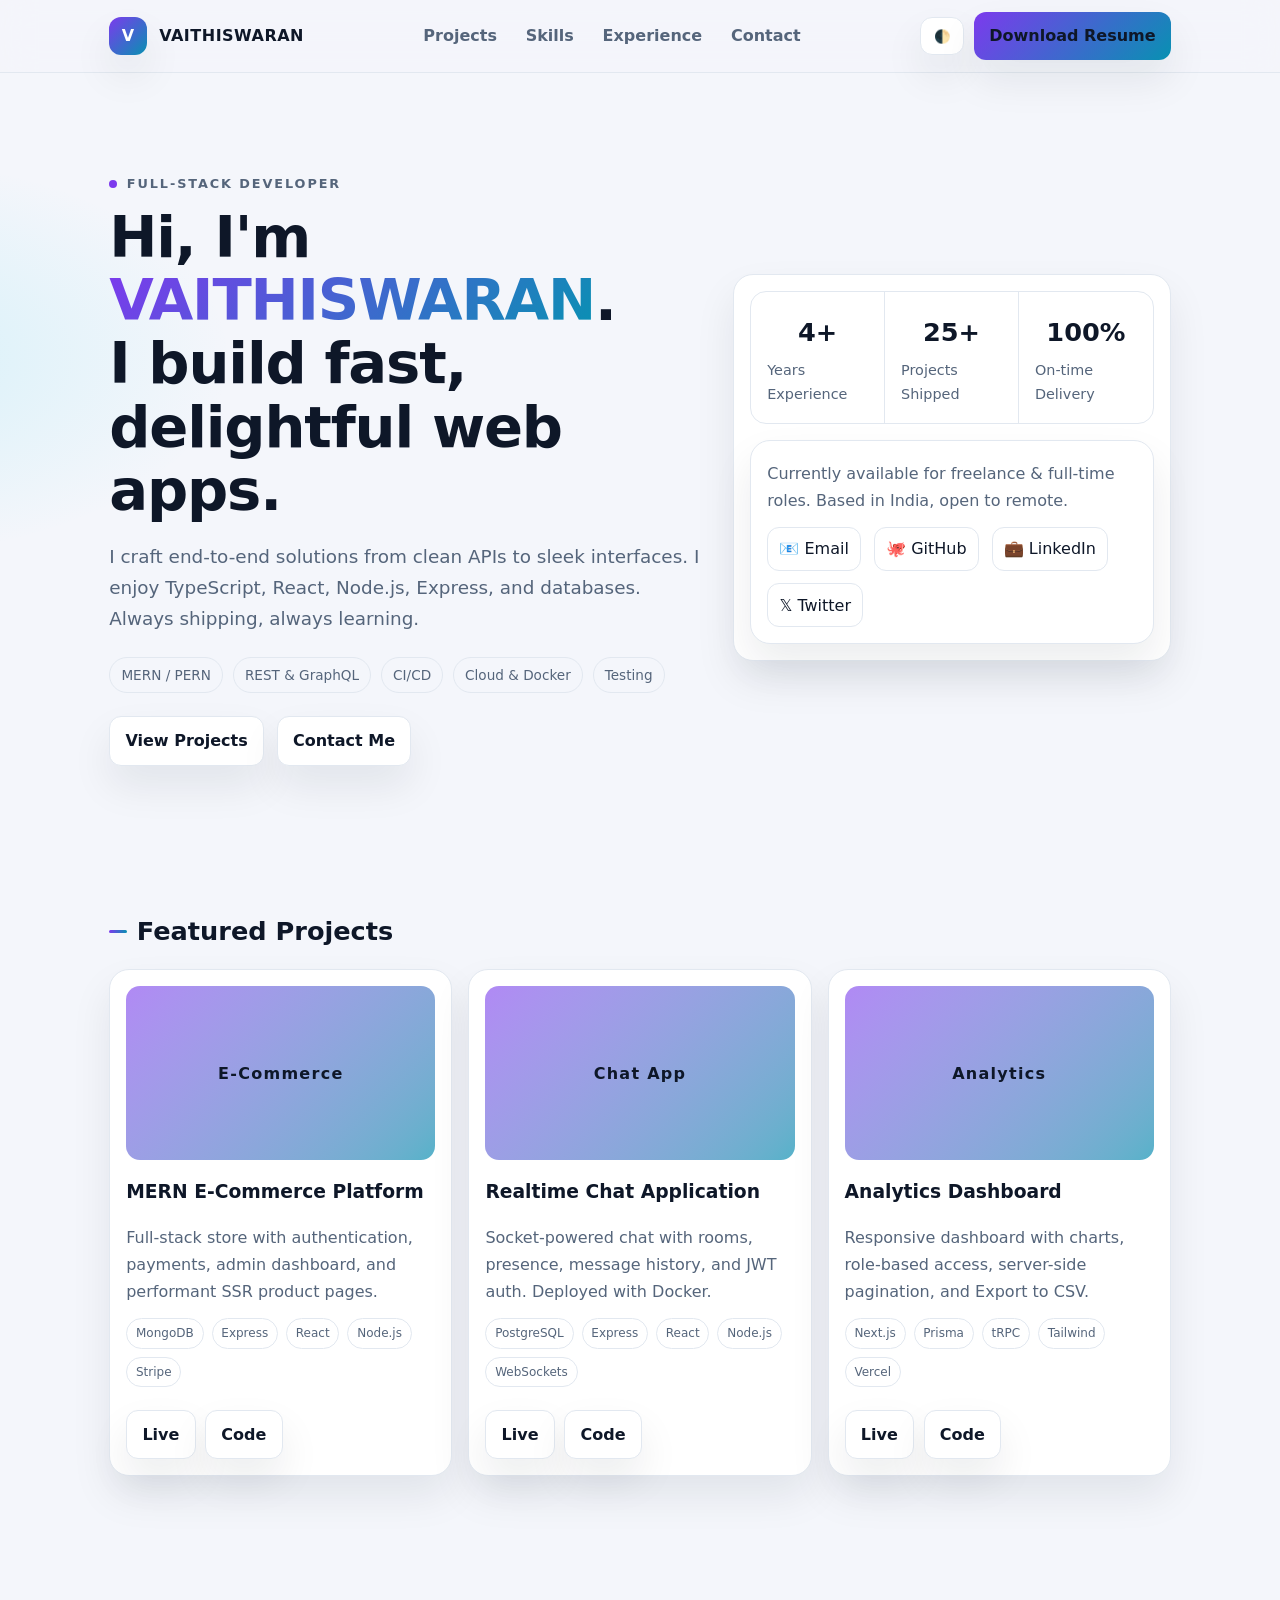
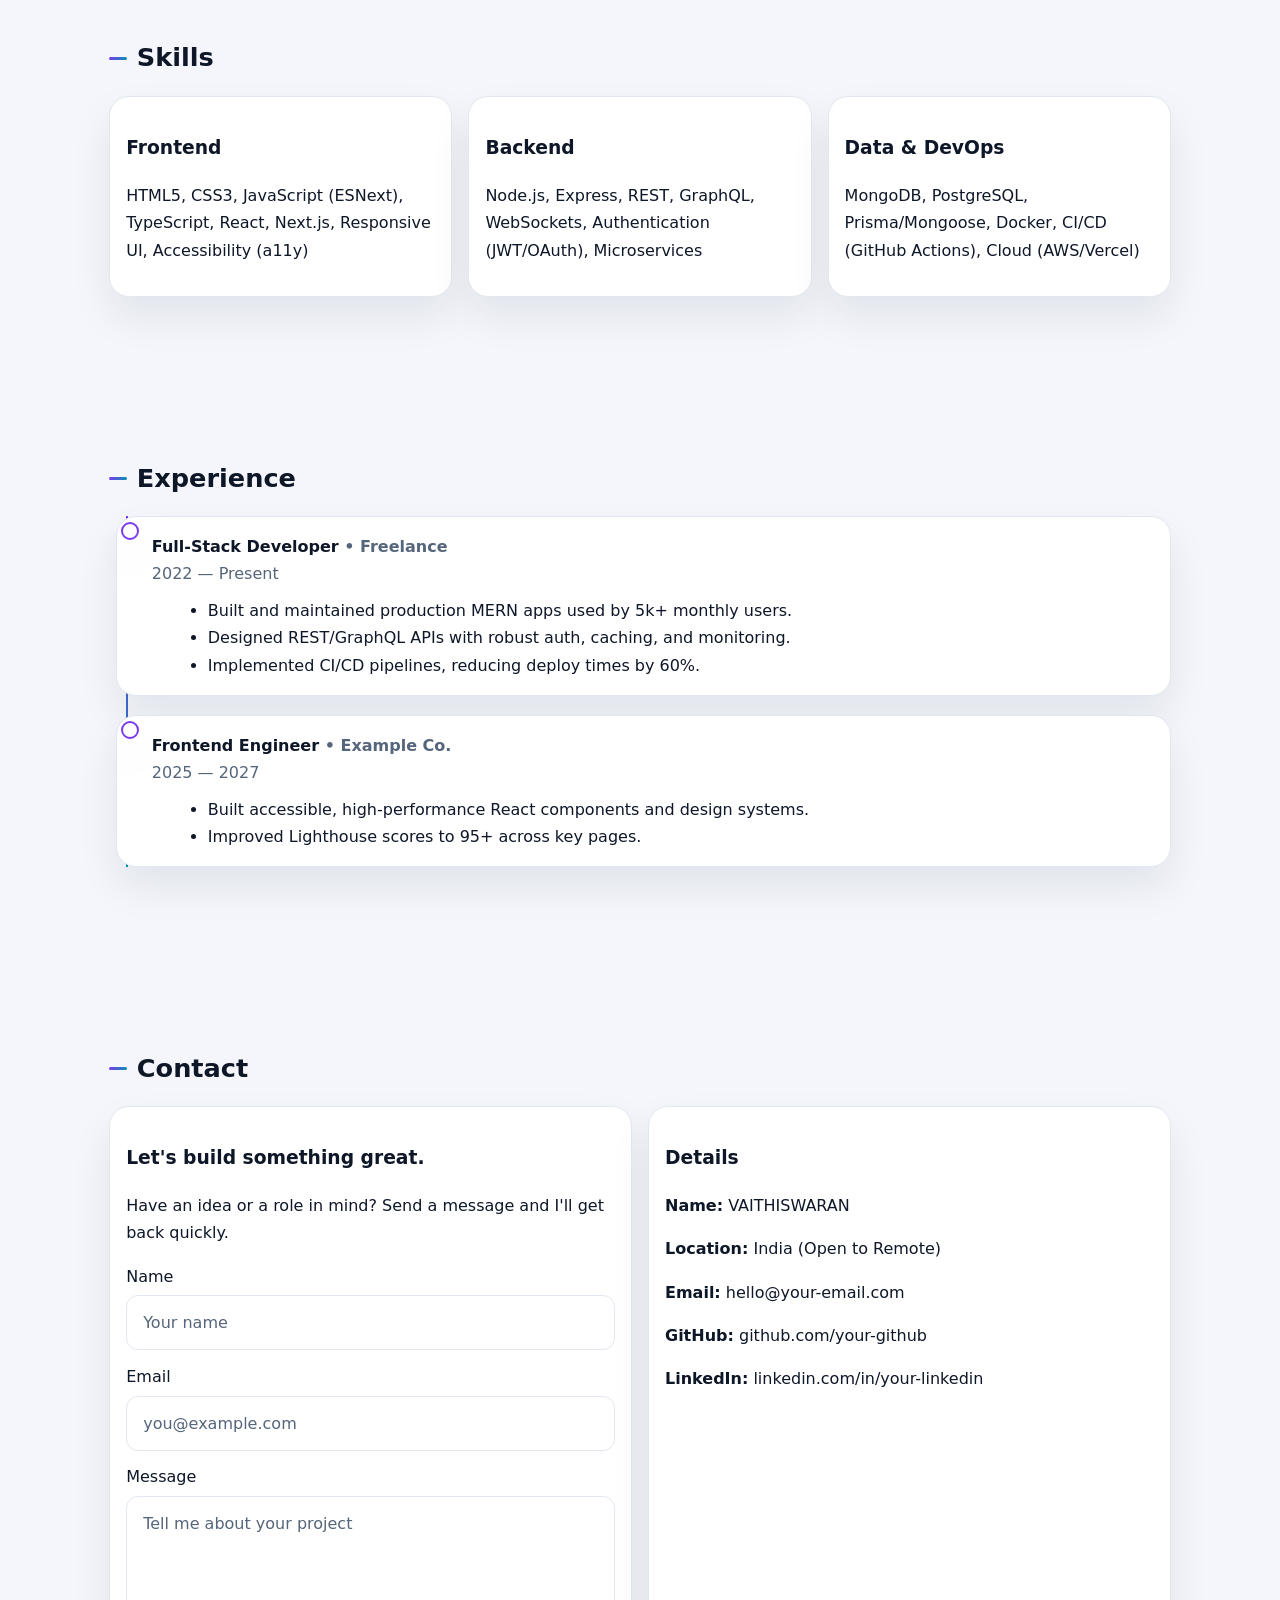
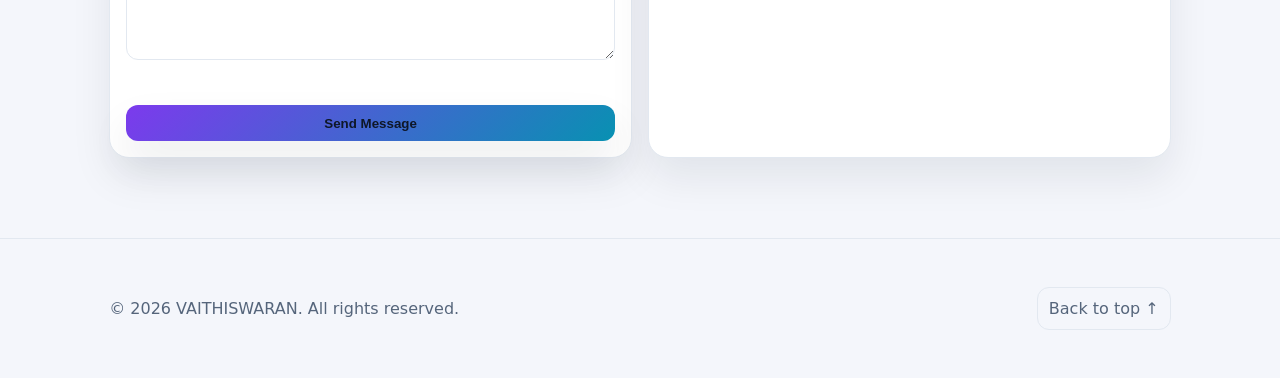
<file: portfolio/index.html>
<!doctype html>
<html lang="en">
  <head>
    <meta charset="UTF-8" />
    <meta name="viewport" content="width=device-width, initial-scale=1" />
    <meta name="theme-color" content="#0b0c10" />
    <meta name="author" content="VAITHISWARAN" />
    <title>VAITHISWARAN • Full-Stack Developer</title>
    <meta
      name="description"
      content="Portfolio of VAITHISWARAN — Full-Stack Developer (MERN/Node.js/React). Projects, skills, experience, and contact."
    />
    <link
      rel="icon"
      href="data:image/svg+xml,%3Csvg xmlns='http://www.w3.org/2000/svg' viewBox='0 0 100 100'%3E%3Crect width='100' height='100' rx='20' fill='%23000000'/%3E%3Ctext x='50' y='60' text-anchor='middle' font-size='56' fill='%23ffffff' font-family='Arial, Helvetica, sans-serif'%3EH%3C/text%3E%3C/svg%3E"
    />
    <link rel="stylesheet" href="style.css" />
  </head>
  <body>
    <a class="skip-link" href="#main-content">Skip to content</a>

    <!-- ===== Top Nav ===== -->
    <header>
      <div class="container nav">
        <a href="#main-content" class="brand" aria-label="Home">
          <span class="brand-badge">V</span>
          <span>VAITHISWARAN</span>
        </a>
        <nav aria-label="Primary">
          <ul class="nav-links">
            <li><a href="#projects">Projects</a></li>
            <li><a href="#skills">Skills</a></li>
            <li><a href="#experience">Experience</a></li>
            <li><a href="#contact">Contact</a></li>
          </ul>
        </nav>
        <div class="actions">
          <button
            class="btn btn-icon"
            id="themeToggle"
            aria-label="Toggle theme"
            type="button"
          >
            🌓
          </button>
          <a class="btn btn-primary" href="./resume.pdf" download
            >Download Resume</a
          >
        </div>
      </div>
    </header>

    <!-- ===== Hero ===== -->
    <main id="main-content" class="hero" tabindex="-1">
      <div class="container hero-grid">
        <div class="hero-copy">
          <span class="eyebrow"
            ><span class="dot"></span> Full-Stack Developer</span
          >
          <h1>
            Hi, I'm <span class="gradient-text">VAITHISWARAN</span>.<br />
            I build fast, delightful web apps.
          </h1>
          <p class="lead">
            I craft end-to-end solutions from clean APIs to sleek interfaces. I
            enjoy TypeScript, React, Node.js, Express, and databases. Always
            shipping, always learning.
          </p>
          <div class="pill-row" aria-label="Key capabilities">
            <span class="pill">MERN / PERN</span>
            <span class="pill">REST & GraphQL</span>
            <span class="pill">CI/CD</span>
            <span class="pill">Cloud & Docker</span>
            <span class="pill">Testing</span>
          </div>
          <div class="cta-row">
            <a class="btn" href="#projects">View Projects</a>
            <a class="btn" href="#contact">Contact Me</a>
          </div>
        </div>
        <div class="hero-card">
          <div class="stats" role="list" aria-label="Quick stats">
            <div class="stat" role="listitem">
              <h3 id="yearsExp">3+</h3>
              <p>Years Experience</p>
            </div>
            <div class="stat" role="listitem">
              <h3>25+</h3>
              <p>Projects Shipped</p>
            </div>
            <div class="stat" role="listitem">
              <h3>100%</h3>
              <p>On-time Delivery</p>
            </div>
          </div>
          <div class="card availability-card">
            <p>
              Currently available for freelance & full-time roles. Based in
              India, open to remote.
            </p>
            <div class="socials">
              <a href="mailto:hello@your-email.com" aria-label="Email"
                >📧 Email</a
              >
              <a
                href="https://github.com/your-github"
                target="_blank"
                rel="noopener"
                aria-label="GitHub"
                >🐙 GitHub</a
              >
              <a
                href="https://www.linkedin.com/in/your-linkedin"
                target="_blank"
                rel="noopener"
                aria-label="LinkedIn"
                >💼 LinkedIn</a
              >
              <a
                href="https://x.com/your-handle"
                target="_blank"
                rel="noopener"
                aria-label="X/Twitter"
                >𝕏 Twitter</a
              >
            </div>
          </div>
        </div>
      </div>
    </main>

    <!-- ===== Projects ===== -->
    <section id="projects">
      <div class="container">
        <h2 class="section-title">
          <span class="bar"></span> Featured Projects
        </h2>
        <div class="grid grid-3">
          <!-- Project 1 -->
          <article class="project card">
            <div class="thumb" aria-hidden="true">E-Commerce</div>
            <h3>MERN E-Commerce Platform</h3>
            <p>
              Full-stack store with authentication, payments, admin dashboard,
              and performant SSR product pages.
            </p>
            <div class="tags">
              <span class="tag">MongoDB</span>
              <span class="tag">Express</span>
              <span class="tag">React</span>
              <span class="tag">Node.js</span>
              <span class="tag">Stripe</span>
            </div>
            <div class="link-row">
              <a class="btn" href="#" aria-label="Live demo of MERN E-Commerce"
                >Live</a
              >
              <a
                class="btn"
                href="#"
                aria-label="Source code of MERN E-Commerce"
                >Code</a
              >
            </div>
          </article>
          <!-- Project 2 -->
          <article class="project card">
            <div class="thumb" aria-hidden="true">Chat App</div>
            <h3>Realtime Chat Application</h3>
            <p>
              Socket-powered chat with rooms, presence, message history, and JWT
              auth. Deployed with Docker.
            </p>
            <div class="tags">
              <span class="tag">PostgreSQL</span>
              <span class="tag">Express</span>
              <span class="tag">React</span>
              <span class="tag">Node.js</span>
              <span class="tag">WebSockets</span>
            </div>
            <div class="link-row">
              <a class="btn" href="#">Live</a>
              <a class="btn" href="#">Code</a>
            </div>
          </article>
          <!-- Project 3 -->
          <article class="project card">
            <div class="thumb" aria-hidden="true">Analytics</div>
            <h3>Analytics Dashboard</h3>
            <p>
              Responsive dashboard with charts, role-based access, server-side
              pagination, and Export to CSV.
            </p>
            <div class="tags">
              <span class="tag">Next.js</span>
              <span class="tag">Prisma</span>
              <span class="tag">tRPC</span>
              <span class="tag">Tailwind</span>
              <span class="tag">Vercel</span>
            </div>
            <div class="link-row">
              <a class="btn" href="#">Live</a>
              <a class="btn" href="#">Code</a>
            </div>
          </article>
        </div>
      </div>
    </section>

    <!-- ===== Skills ===== -->
    <section id="skills">
      <div class="container">
        <h2 class="section-title"><span class="bar"></span> Skills</h2>
        <div class="grid grid-3">
          <div class="card">
            <h3>Frontend</h3>
            <p>
              HTML5, CSS3, JavaScript (ESNext), TypeScript, React, Next.js,
              Responsive UI, Accessibility (a11y)
            </p>
          </div>
          <div class="card">
            <h3>Backend</h3>
            <p>
              Node.js, Express, REST, GraphQL, WebSockets, Authentication
              (JWT/OAuth), Microservices
            </p>
          </div>
          <div class="card">
            <h3>Data & DevOps</h3>
            <p>
              MongoDB, PostgreSQL, Prisma/Mongoose, Docker, CI/CD (GitHub
              Actions), Cloud (AWS/Vercel)
            </p>
          </div>
        </div>
      </div>
    </section>

    <!-- ===== Experience ===== -->
    <section id="experience">
      <div class="container">
        <h2 class="section-title"><span class="bar"></span> Experience</h2>
        <div class="timeline">
          <div class="t-item card">
            <div class="t-role">
              Full-Stack Developer <span class="t-org">• Freelance</span>
            </div>
            <div class="t-dates muted">2022 — Present</div>
            <ul class="bullets">
              <li>
                Built and maintained production MERN apps used by 5k+ monthly
                users.
              </li>
              <li>
                Designed REST/GraphQL APIs with robust auth, caching, and
                monitoring.
              </li>
              <li>
                Implemented CI/CD pipelines, reducing deploy times by 60%.
              </li>
            </ul>
          </div>
          <div class="t-item card">
            <div class="t-role">
              Frontend Engineer <span class="t-org">• Example Co.</span>
            </div>
            <div class="t-dates muted">2025 — 2027</div>
            <ul class="bullets">
              <li>
                Built accessible, high-performance React components and design
                systems.
              </li>
              <li>Improved Lighthouse scores to 95+ across key pages.</li>
            </ul>
          </div>
        </div>
      </div>
    </section>

    <!-- ===== Contact ===== -->
    <section id="contact">
      <div class="container">
        <h2 class="section-title"><span class="bar"></span> Contact</h2>
        <div class="grid grid-2">
          <div class="card">
            <h3>Let's build something great.</h3>
            <p>
              Have an idea or a role in mind? Send a message and I'll get back
              quickly.
            </p>
            <form>
              <label>
                <span>Name</span>
                <input
                  type="text"
                  name="name"
                  placeholder="Your name"
                  required
                  autocomplete="name"
                />
              </label>
              <label>
                <span>Email</span>
                <input
                  type="email"
                  name="email"
                  placeholder="you@example.com"
                  required
                  autocomplete="email"
                />
              </label>
              <label>
                <span>Message</span>
                <textarea
                  name="message"
                  rows="5"
                  placeholder="Tell me about your project"
                  required
                ></textarea>
              </label>
              <p class="form-status" id="formStatus" aria-live="polite"></p>
              <button class="btn btn-primary" type="submit">
                Send Message
              </button>
            </form>
          </div>
          <div class="card">
            <h3>Details</h3>
            <p><strong>Name:</strong> VAITHISWARAN</p>
            <p><strong>Location:</strong> India (Open to Remote)</p>
            <p>
              <strong>Email:</strong>
              <a href="mailto:hello@your-email.com">hello@your-email.com</a>
            </p>
            <p>
              <strong>GitHub:</strong>
              <a
                href="https://github.com/your-github"
                target="_blank"
                rel="noopener"
                >github.com/your-github</a
              >
            </p>
            <p>
              <strong>LinkedIn:</strong>
              <a
                href="https://www.linkedin.com/in/your-linkedin"
                target="_blank"
                rel="noopener"
                >linkedin.com/in/your-linkedin</a
              >
            </p>
          </div>
        </div>
      </div>
    </section>

    <footer>
      <div class="container footer-wrap">
        <p>© <span id="year"></span> VAITHISWARAN. All rights reserved.</p>
        <div class="socials">
          <a href="#main-content">Back to top ↑</a>
        </div>
      </div>
    </footer>

    <script src="main.js" defer></script>
  </body>
</html>
</file>
<file: portfolio/style.css>
/* ===== Base & Theme ===== */
:root {
  --bg: #06070a;
  --surface: #0f1218;
  --surface-elevated: #171c27;
  --text: #f5f7fb;
  --muted: #95a1b6;
  --brand: #7c3aed;
  --brand-2: #22d3ee;
  --ring: rgba(124, 58, 237, 0.35);
  --card: #121722;
  --border: rgba(255, 255, 255, 0.1);
  --shadow: 0 18px 45px rgba(0, 0, 0, 0.3);
  --radius: 20px;
  --transition: 200ms ease;
}
.light {
  --bg: #f4f6fb;
  --surface: #ffffff;
  --surface-elevated: #f8fafc;
  --text: #0e1728;
  --muted: #55657b;
  --brand: #7c3aed;
  --brand-2: #0891b2;
  --ring: rgba(124, 58, 237, 0.25);
  --card: #ffffff;
  --border: #e2e8f0;
  --shadow: 0 20px 40px rgba(15, 23, 42, 0.08);
}

* {
  box-sizing: border-box;
}
html {
  scroll-behavior: smooth;
  scroll-padding-top: 96px;
}
body {
  margin: 0;
  font-family: Inter, system-ui, -apple-system, Segoe UI, Roboto, Arial,
    "Noto Sans", "Apple Color Emoji", "Segoe UI Emoji";
  background: radial-gradient(
      1200px 600px at 85% -10%,
      rgba(124, 58, 237, 0.18),
      transparent 40%
    ),
    radial-gradient(
      900px 500px at -10% 10%,
      rgba(34, 211, 238, 0.14),
      transparent 40%
    ),
    var(--bg);
  color: var(--text);
  line-height: 1.7;
  transition: background-color var(--transition), color var(--transition);
}
::selection {
  background: color-mix(in srgb, var(--brand) 35%, transparent);
}
a {
  color: inherit;
  text-decoration: none;
}
img {
  max-width: 100%;
  display: block;
}
.container {
  max-width: 1100px;
  margin: 0 auto;
  padding: 0 1.2rem;
}
.muted {
  color: var(--muted);
}
.gradient-text {
  background: linear-gradient(135deg, var(--brand), var(--brand-2));
  -webkit-background-clip: text;
  background-clip: text;
  color: transparent;
}
.skip-link {
  position: absolute;
  left: -999px;
  top: 1rem;
  z-index: 100;
  padding: 0.7rem 1rem;
  border-radius: 999px;
  background: var(--surface);
  color: var(--text);
  border: 1px solid var(--border);
}
.skip-link:focus {
  left: 1rem;
}

/* ===== Navigation ===== */
header {
  position: sticky;
  top: 0;
  z-index: 50;
  backdrop-filter: saturate(140%) blur(16px);
  background: color-mix(in srgb, var(--bg) 80%, transparent);
  border-bottom: 1px solid var(--border);
}
.nav {
  display: flex;
  align-items: center;
  justify-content: space-between;
  gap: 1rem;
  min-height: 72px;
}
.brand {
  display: flex;
  align-items: center;
  gap: 0.75rem;
  font-weight: 800;
  letter-spacing: 0.5px;
}
.brand-badge {
  display: grid;
  place-items: center;
  width: 38px;
  height: 38px;
  border-radius: 12px;
  background: linear-gradient(135deg, var(--brand), var(--brand-2));
  color: #fff;
  box-shadow: var(--shadow);
}
.nav-links {
  display: flex;
  gap: 0.2rem;
  list-style: none;
  margin: 0;
  padding: 0;
}
nav a {
  padding: 0.5rem 0.8rem;
  border-radius: 12px;
  font-weight: 600;
  color: var(--muted);
  transition: color var(--transition), background-color var(--transition);
}
nav a:hover,
nav a:focus-visible {
  outline: none;
  color: var(--text);
  background: color-mix(in srgb, var(--surface) 70%, transparent);
}
.actions {
  display: flex;
  align-items: center;
  gap: 0.6rem;
}
.btn {
  display: inline-flex;
  align-items: center;
  justify-content: center;
  gap: 0.5rem;
  border: 1px solid var(--border);
  background: var(--surface);
  padding: 0.65rem 0.95rem;
  border-radius: 12px;
  cursor: pointer;
  color: var(--text);
  font-weight: 600;
  box-shadow: var(--shadow);
  transition: transform var(--transition), box-shadow var(--transition), border-color var(--transition), background-color var(--transition);
}
.btn-primary {
  background: linear-gradient(135deg, var(--brand), var(--brand-2));
  border: 0;
}
.btn:hover,
.btn:focus-visible {
  transform: translateY(-2px);
  box-shadow: 0 16px 30px rgba(0, 0, 0, 0.24);
}
.btn-icon {
  padding-inline: 0.8rem;
}

/* ===== Hero ===== */
.hero {
  padding: 6rem 0 4rem;
  position: relative;
}
.hero-grid {
  display: grid;
  gap: 2rem;
  grid-template-columns: minmax(0, 1.15fr) minmax(320px, 0.85fr);
  align-items: center;
}
.eyebrow {
  display: inline-flex;
  align-items: center;
  gap: 0.6rem;
  font-weight: 700;
  color: var(--muted);
  letter-spacing: 0.15em;
  text-transform: uppercase;
  font-size: 0.8rem;
}
.eyebrow .dot {
  width: 8px;
  height: 8px;
  border-radius: 50%;
  background: var(--brand);
}
h1 {
  font-size: clamp(2.1rem, 4.8vw, 3.6rem);
  line-height: 1.1;
  margin: 0.6rem 0 1rem;
  letter-spacing: -0.02em;
}
.lead {
  font-size: clamp(1rem, 2.2vw, 1.15rem);
  color: var(--muted);
  max-width: 62ch;
}
.pill-row {
  display: flex;
  gap: 0.6rem;
  flex-wrap: wrap;
  margin-top: 1.4rem;
}
.pill {
  padding: 0.35rem 0.7rem;
  border: 1px solid var(--border);
  border-radius: 999px;
  font-size: 0.85rem;
  color: var(--muted);
}
.cta-row {
  margin-top: 1.4rem;
  display: flex;
  gap: 0.8rem;
  flex-wrap: wrap;
}
.hero-card {
  background: linear-gradient(
    180deg,
    color-mix(in srgb, var(--surface) 90%, transparent),
    var(--card)
  );
  border: 1px solid var(--border);
  border-radius: var(--radius);
  padding: 1rem;
  box-shadow: var(--shadow);
  transition: transform var(--transition), border-color var(--transition), box-shadow var(--transition);
}
.hero-card:hover {
  transform: translateY(-4px);
  border-color: color-mix(in srgb, var(--brand) 30%, var(--border));
}
.stats {
  display: grid;
  grid-template-columns: repeat(3, 1fr);
  border: 1px solid var(--border);
  border-radius: 16px;
  overflow: hidden;
}
.stat {
  display: flex;
  flex-direction: column;
  align-items: center;
  padding: 1rem;
  border-right: 1px solid var(--border);
  transition: transform var(--transition), background-color var(--transition);
}
.stat:last-child {
  border-right: 0;
}
.stat:hover {
  transform: translateY(-3px);
  background: color-mix(in srgb, var(--surface-elevated) 70%, transparent);
}
.stat h3 {
  margin: 0.2rem 0;
  font-size: 1.6rem;
}
.stat p {
  margin: 0;
  color: var(--muted);
  font-size: 0.9rem;
}
.availability-card {
  margin-top: 1rem;
}
.availability-card p {
  margin: 0.2rem 0 0.8rem;
  color: var(--muted);
}

/* ===== Sections ===== */
section {
  padding: 5rem 0;
  scroll-margin-top: 96px;
}
.section-title {
  font-size: 1.6rem;
  margin: 0 0 1rem;
  display: flex;
  align-items: center;
  gap: 0.6rem;
}
.section-title .bar {
  width: 18px;
  height: 3px;
  background: linear-gradient(90deg, var(--brand), var(--brand-2));
  border-radius: 999px;
}
.card,
.project,
.hero-card {
  background: var(--card);
  border: 1px solid var(--border);
  border-radius: var(--radius);
  box-shadow: var(--shadow);
  transition: transform var(--transition), border-color var(--transition), box-shadow var(--transition);
}
.card,
.project {
  padding: 1rem;
}
.card:hover,
.project:hover {
  transform: translateY(-4px);
  border-color: color-mix(in srgb, var(--brand) 30%, var(--border));
  box-shadow: 0 20px 40px rgba(0, 0, 0, 0.26);
}

/* ===== Grid layouts ===== */
.grid {
  display: grid;
  gap: 1rem;
}
.grid-3 {
  grid-template-columns: repeat(3, 1fr);
}
.grid-2 {
  grid-template-columns: repeat(2, 1fr);
}

/* ===== Project cards ===== */
.project {
  display: flex;
  flex-direction: column;
  gap: 0.8rem;
}
.project .thumb {
  border-radius: 14px;
  aspect-ratio: 16/9;
  background: linear-gradient(
    135deg,
    color-mix(in srgb, var(--brand) 60%, transparent),
    color-mix(in srgb, var(--brand-2) 70%, transparent)
  );
  display: grid;
  place-items: center;
  font-weight: 800;
  letter-spacing: 0.08em;
}
.project h3 {
  margin: 0.2rem 0;
}
.project p {
  margin: 0;
  color: var(--muted);
}
.tags {
  display: flex;
  gap: 0.5rem;
  flex-wrap: wrap;
}
.tag {
  font-size: 0.75rem;
  border: 1px solid var(--border);
  border-radius: 999px;
  padding: 0.25rem 0.55rem;
  color: var(--muted);
}
.link-row {
  display: flex;
  gap: 0.6rem;
  margin-top: 0.6rem;
}

/* ===== Timeline ===== */
.timeline {
  position: relative;
  margin-left: 0.4rem;
}
.timeline:before {
  content: "";
  position: absolute;
  left: 10px;
  top: 0;
  bottom: 0;
  width: 2px;
  background: linear-gradient(var(--brand), var(--brand-2));
}
.t-item {
  position: relative;
  padding-left: 2.2rem;
  margin-bottom: 1.2rem;
}
.t-item:before {
  content: "";
  position: absolute;
  left: 4px;
  top: 0.3rem;
  width: 14px;
  height: 14px;
  border-radius: 50%;
  background: var(--surface);
  border: 2px solid var(--brand);
  box-shadow: var(--shadow);
}
.t-role {
  font-weight: 700;
}
.t-org {
  color: var(--muted);
}
.bullets {
  margin: 0.6rem 0 0 1rem;
}

/* ===== Contact ===== */
form {
  display: grid;
  gap: 0.8rem;
}
label {
  display: grid;
  gap: 0.35rem;
}
input,
textarea {
  width: 100%;
  padding: 0.8rem 1rem;
  border-radius: 12px;
  border: 1px solid var(--border);
  background: var(--surface);
  color: var(--text);
  font: inherit;
  transition: border-color var(--transition), box-shadow var(--transition);
}
input::placeholder,
textarea::placeholder {
  color: var(--muted);
}
input:focus-visible,
textarea:focus-visible {
  outline: 2px solid var(--ring);
  border-color: transparent;
}
.form-status {
  min-height: 1.25rem;
  margin: 0;
  color: var(--muted);
  font-size: 0.95rem;
}

/* ===== Footer ===== */
footer {
  padding: 2.5rem 0;
  border-top: 1px solid var(--border);
  color: var(--muted);
}
.footer-wrap {
  display: flex;
  justify-content: space-between;
  gap: 1rem;
  align-items: center;
  flex-wrap: wrap;
}
.socials {
  display: flex;
  gap: 0.8rem;
  flex-wrap: wrap;
}
.socials a {
  border: 1px solid var(--border);
  padding: 0.45rem 0.7rem;
  border-radius: 12px;
  transition: color var(--transition), background-color var(--transition), transform var(--transition);
}
.socials a:hover,
.socials a:focus-visible {
  transform: translateY(-1px);
  color: var(--text);
  background: color-mix(in srgb, var(--surface-elevated) 70%, transparent);
}

/* ===== Responsive ===== */
@media (max-width: 900px) {
  .nav {
    flex-wrap: wrap;
    justify-content: space-between;
    padding: 0.85rem 0;
  }
  nav {
    order: 3;
    width: 100%;
  }
  .nav-links {
    justify-content: center;
    flex-wrap: wrap;
  }
  .hero-grid {
    grid-template-columns: 1fr;
  }
  .grid-3 {
    grid-template-columns: 1fr 1fr;
  }
  .grid-2 {
    grid-template-columns: 1fr;
  }
}
@media (max-width: 700px) {
  .hero {
    padding: 4.5rem 0 3.5rem;
  }
  .actions {
    width: 100%;
    justify-content: flex-end;
  }
  .stats {
    grid-template-columns: 1fr;
  }
  .stat {
    border-right: 0;
    border-bottom: 1px solid var(--border);
  }
  .stat:last-child {
    border-bottom: 0;
  }
  .cta-row {
    flex-direction: column;
  }
  .btn {
    width: 100%;
  }
  .grid-3 {
    grid-template-columns: 1fr;
  }
  .section-title {
    font-size: 1.35rem;
  }
}
@media (prefers-reduced-motion: reduce) {
  html {
    scroll-behavior: auto;
  }
  *,
  *::before,
  *::after {
    animation-duration: 0.01ms !important;
    animation-iteration-count: 1 !important;
    transition-duration: 0.01ms !important;
  }
}
</file>
